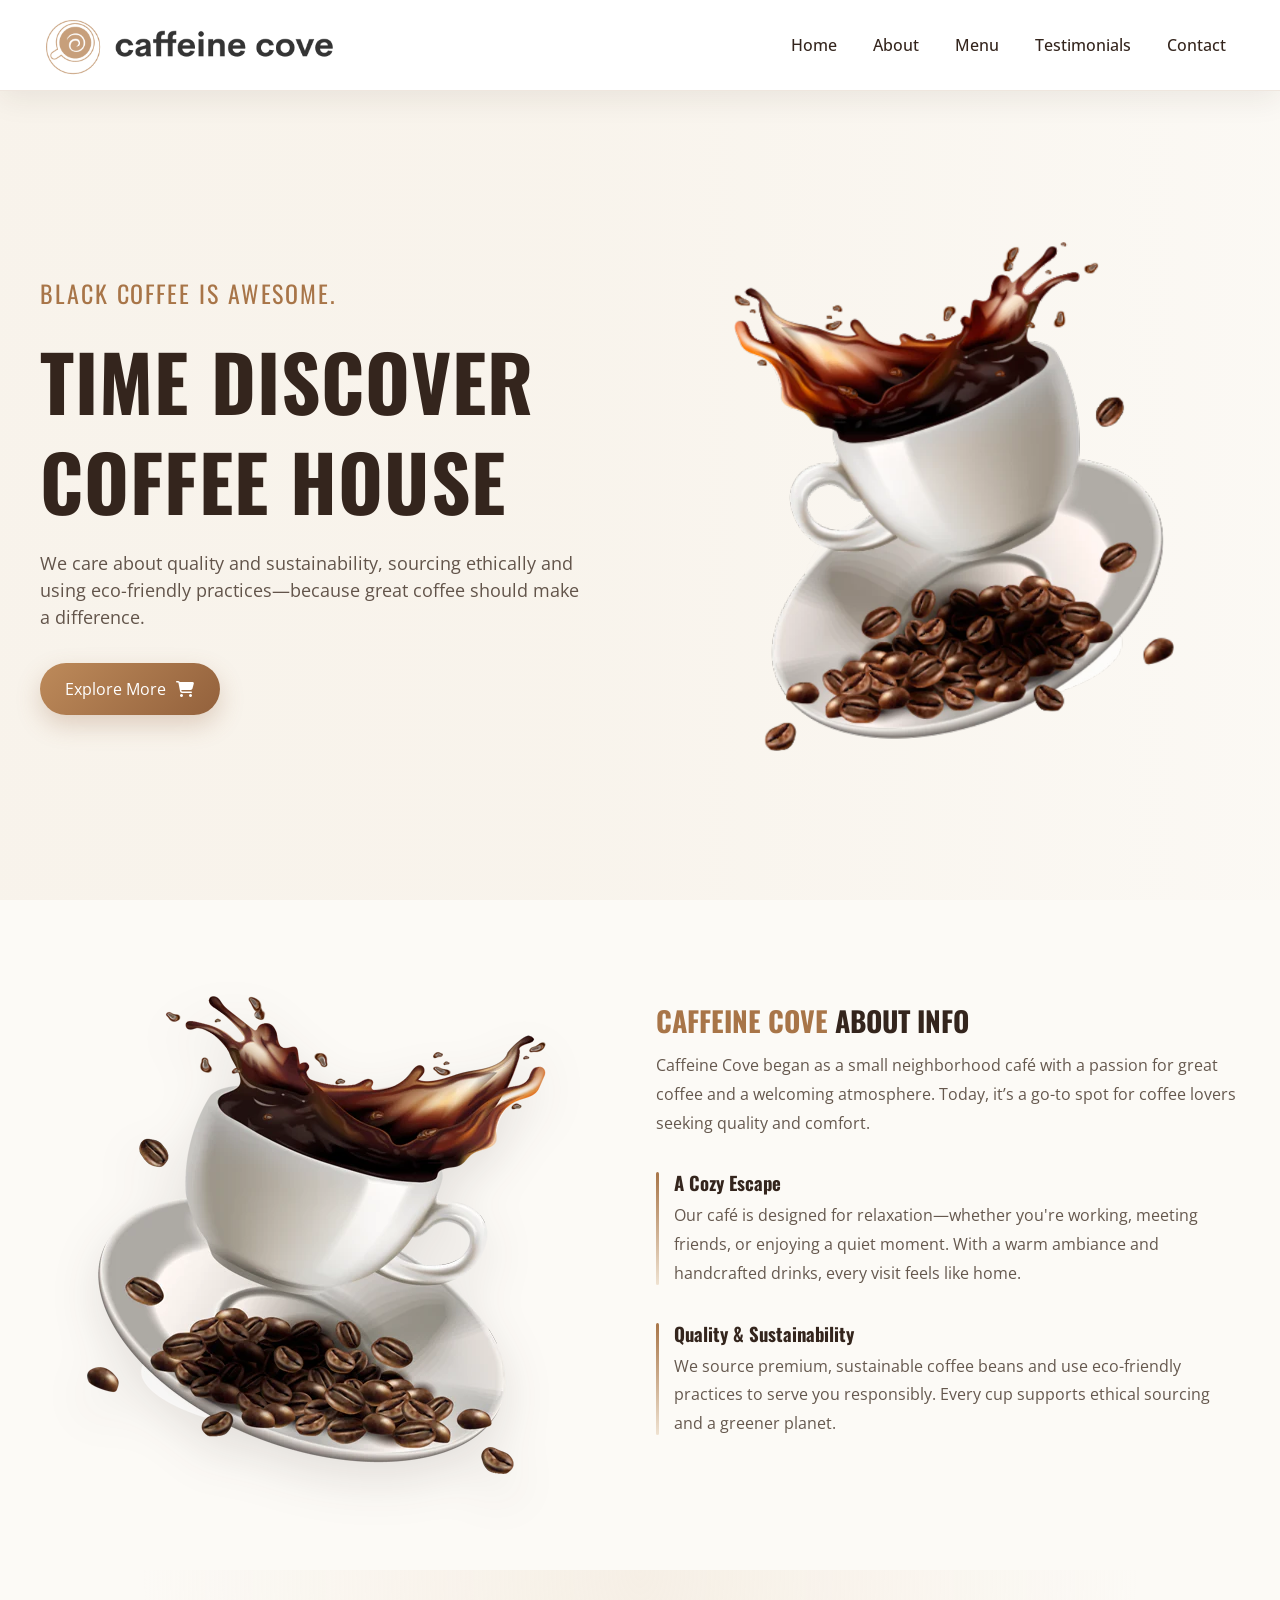
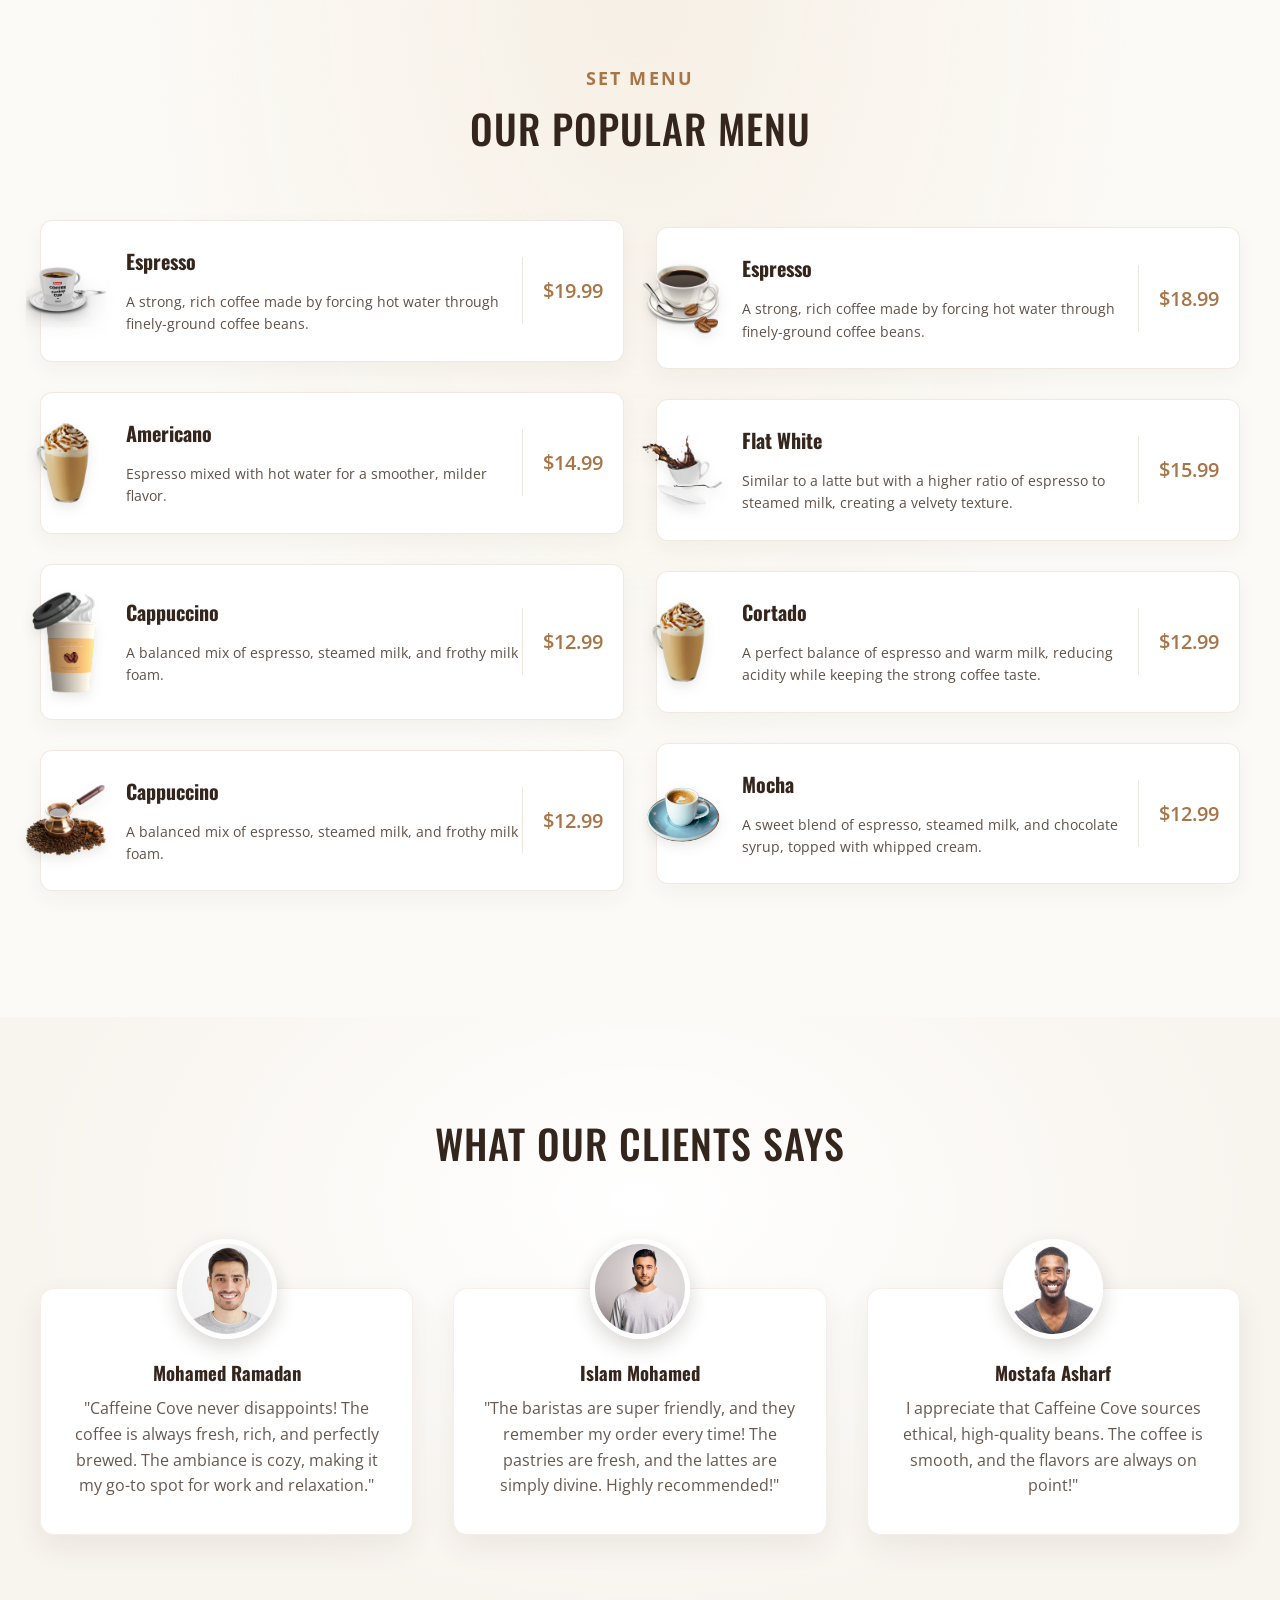
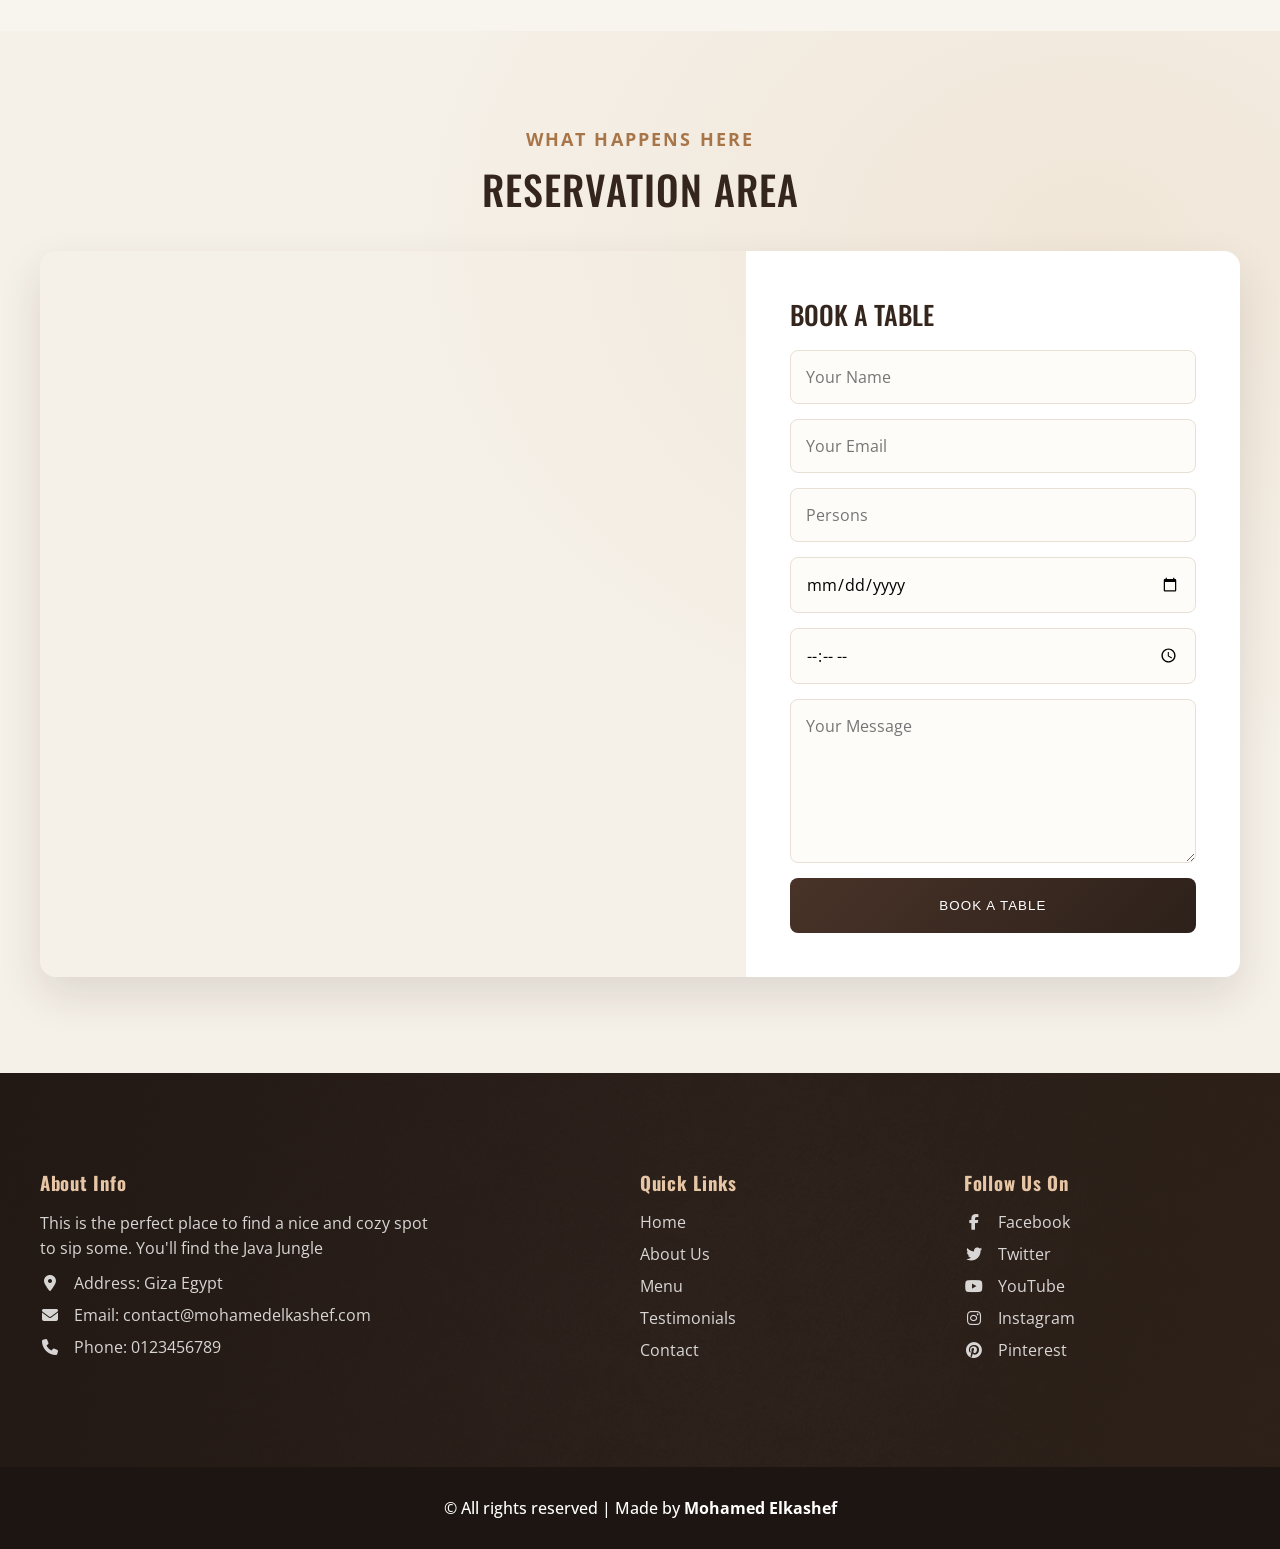
<file: index.html>
<html lang="en">
  <head>
    <meta charset="UTF-8" />
    <meta name="viewport" content="width=device-width, initial-scale=1.0" />
    <title>Caffeine Cove</title>
    <!-- Style -->
    <link rel="stylesheet" href="css/style.css" />
    <link rel="stylesheet" href="css/all.min.css" />
    <!-- Fontawesome -->
    <link
      rel="stylesheet"
      href="https://cdnjs.cloudflare.com/ajax/libs/font-awesome/6.7.2/css/all.min.css"
      integrity="sha512-Evv84Mr4kqVGRNSgIGL/F/aIDqQb7xQ2vcrdIwxfjThSH8CSR7PBEakCr51Ck+w+/U6swU2Im1vVX0SVk9ABhg=="
      crossorigin="anonymous"
      referrerpolicy="no-referrer"
    />
    <!-- favicon -->
    <link rel="shortcut icon" href="./imgs/favicon.ico" type="image/x-icon" />
  </head>

  <body>
    <!-- Header Start -->
    <header id="header">
      <nav class="navbar">
        <a href="#home"
          ><img src="./imgs/logo.png" alt="Caffeine Cove" class="logo"
        /></a>
        <button
          class="menu-toggle"
          type="button"
          aria-label="Open navigation menu"
          aria-expanded="false"
          aria-controls="primary-navigation"
        >
          <span></span>
          <span></span>
          <span></span>
        </button>
        <ul id="primary-navigation">
          <li><a href="#home">Home</a></li>
          <li><a href="#about">About</a></li>
          <li><a href="#menu">Menu</a></li>
          <li><a href="#testimonials">Testimonials</a></li>
          <li><a href="#contact">Contact</a></li>
        </ul>
      </nav>
    </header>
    <!-- Header End -->
    <!-- main start -->
    <main>
      <!-- Home Start -->
      <section id="home">
        <div class="container">
          <div class="home-content">
            <div class="content-text">
              <h3>Black coffee is awesome.</h3>
              <h1>TIME DISCOVER COFFEE HOUSE</h1>
              <p>
                We care about quality and sustainability, sourcing ethically and
                using eco-friendly practices—because great coffee should make a
                difference.
              </p>
              <a href="#" class="btn"
                >Explore More <i class="fa-solid fa-cart-shopping"></i
              ></a>
            </div>
            <img src="./imgs/coffee-home.png" alt="Coffee Home" />
          </div>
        </div>
      </section>
      <!-- Home End -->
      <!-- About Start -->
      <section id="about">
        <div class="container">
          <div class="row">
            <img src="./imgs/about-img.png" alt="Coffee" />
            <div class="about-content">
              <h2>
                <span class="text-primary">Caffeine Cove</span> About Info
              </h2>
              <p>
                Caffeine Cove began as a small neighborhood café with a passion
                for great coffee and a welcoming atmosphere. Today, it’s a go-to
                spot for coffee lovers seeking quality and comfort.
              </p>
              <div class="item">
                <h3>A Cozy Escape</h3>
                <p>
                  Our café is designed for relaxation—whether you're working,
                  meeting friends, or enjoying a quiet moment. With a warm
                  ambiance and handcrafted drinks, every visit feels like home.
                </p>
              </div>
              <div class="item">
                <h3>Quality &amp; Sustainability</h3>
                <p>
                  We source premium, sustainable coffee beans and use
                  eco-friendly practices to serve you responsibly. Every cup
                  supports ethical sourcing and a greener planet.
                </p>
              </div>
            </div>
          </div>
        </div>
      </section>
      <!-- About End -->
      <!-- Menu Start -->
      <section id="menu">
        <div class="container">
          <div class="heading">
            <span class="text-primary">Set Menu</span>
            <h2>Our Popular Menu</h2>
          </div>
          <div class="row">
            <div class="col">
              <!-- Item 1 -->
              <div class="item">
                <img src="./imgs/menu-1.png" alt="Espresso" />
                <div class="details">
                  <h3>Espresso</h3>
                  <p>
                    A strong, rich coffee made by forcing hot water through
                    finely-ground coffee beans.
                  </p>
                </div>
                <div class="price">
                  <p class="text-primary">$19.99</p>
                </div>
              </div>
              <!-- Item 2 -->
              <div class="item">
                <img src="./imgs/menu-2.png" alt="Americano" />
                <div class="details">
                  <h3>Americano</h3>
                  <p>
                    Espresso mixed with hot water for a smoother, milder flavor.
                  </p>
                </div>
                <div class="price">
                  <p class="text-primary">$14.99</p>
                </div>
              </div>
              <!-- Item 3 -->
              <div class="item">
                <img src="./imgs/menu-3.png" alt="Cappuccino" />
                <div class="details">
                  <h3>Cappuccino</h3>
                  <p>
                    A balanced mix of espresso, steamed milk, and frothy milk
                    foam.
                  </p>
                </div>
                <div class="price">
                  <p class="text-primary">$12.99</p>
                </div>
              </div>
              <!-- Item 4 -->
              <div class="item">
                <img src="./imgs/menu-4.png" alt="Cappuccino" />
                <div class="details">
                  <h3>Cappuccino</h3>
                  <p>
                    A balanced mix of espresso, steamed milk, and frothy milk
                    foam.
                  </p>
                </div>
                <div class="price">
                  <p class="text-primary">$12.99</p>
                </div>
              </div>
            </div>
            <div class="col">
              <!-- Item 5 -->
              <div class="item">
                <img src="./imgs/menu-5.png" alt="Espresso" />
                <div class="details">
                  <h3>Espresso</h3>
                  <p>
                    A strong, rich coffee made by forcing hot water through
                    finely-ground coffee beans.
                  </p>
                </div>
                <div class="price">
                  <p class="text-primary">$18.99</p>
                </div>
              </div>
              <!-- Item 6 -->
              <div class="item">
                <img src="./imgs/menu-6.png" alt="Flat White" />
                <div class="details">
                  <h3>Flat White</h3>
                  <p>
                    Similar to a latte but with a higher ratio of espresso to
                    steamed milk, creating a velvety texture.
                  </p>
                </div>
                <div class="price">
                  <p class="text-primary">$15.99</p>
                </div>
              </div>
              <!-- Item 7 -->
              <div class="item">
                <img src="./imgs/menu-7.png" alt="Cortado" />
                <div class="details">
                  <h3>Cortado</h3>
                  <p>
                    A perfect balance of espresso and warm milk, reducing
                    acidity while keeping the strong coffee taste.
                  </p>
                </div>
                <div class="price">
                  <p class="text-primary">$12.99</p>
                </div>
              </div>
              <!-- Item 8 -->
              <div class="item">
                <img src="./imgs/menu-8.png" alt="Mocha" />
                <div class="details">
                  <h3>Mocha</h3>
                  <p>
                    A sweet blend of espresso, steamed milk, and chocolate
                    syrup, topped with whipped cream.
                  </p>
                </div>
                <div class="price">
                  <p class="text-primary">$12.99</p>
                </div>
              </div>
            </div>
          </div>
        </div>
      </section>
      <!-- Menu End -->
      <!-- Testimonials Start -->
      <section id="testimonials">
        <div class="container">
          <div class="heading">
            <h2>What our Clients says</h2>
          </div>
          <div class="row">
            <div class="item">
              <img src="./imgs/person1.jpg" alt="Mohamed Ramadan" />
              <h3>Mohamed Ramadan</h3>
              <p>
                "Caffeine Cove never disappoints! The coffee is always fresh,
                rich, and perfectly brewed. The ambiance is cozy, making it my
                go-to spot for work and relaxation."
              </p>
            </div>
            <div class="item">
              <img src="./imgs/person2.jpg" alt="Islam Mohamed" />
              <h3>Islam Mohamed</h3>
              <p>
                "The baristas are super friendly, and they remember my order
                every time! The pastries are fresh, and the lattes are simply
                divine. Highly recommended!"
              </p>
            </div>
            <div class="item">
              <img src="./imgs/person3.jpg" alt="Mostafa Asharf" />
              <h3>Mostafa Asharf</h3>
              <p>
                I appreciate that Caffeine Cove sources ethical, high-quality
                beans. The coffee is smooth, and the flavors are always on
                point!"
              </p>
            </div>
          </div>
        </div>
      </section>
      <!-- Testimonials End -->
      <!-- Contact Start -->
      <section id="contact">
        <div class="container">
          <div class="heading">
            <span class="text-primary">What Happens Here</span>
            <h2>Reservation Area</h2>
          </div>
          <div class="row">
            <div class="map">
              <iframe
                src="https://www.google.com/maps/embed?pb=!1m18!1m12!1m3!1d3455.556677891655!2d30.963661175679626!3d29.992168121045516!2m3!1f0!2f0!3f0!3m2!1i1024!2i768!4f13.1!3m3!1m2!1s0x1458515d16d76c79%3A0x8dbe178d1a25b837!2sCosta%20Coffee!5e0!3m2!1sen!2seg!4v1741204992855!5m2!1sen!2seg"
                width="600"
                height="450"
                style="border: 0"
                allowfullscreen=""
                loading="lazy"
                referrerpolicy="no-referrer-when-downgrade"
              ></iframe>
            </div>
            <div class="contact-content">
              <h3>Book a Table</h3>
              <form>
                <input
                  type="text"
                  name="name"
                  id="name"
                  placeholder="Your Name"
                />
                <input
                  type="email"
                  name="email"
                  id="email"
                  placeholder="Your Email"
                />
                <input
                  type="number"
                  name="persons"
                  id="persons"
                  placeholder="Persons"
                />
                <input type="date" name="date" id="date" />
                <input type="time" name="time" id="time" />
                <textarea
                  name="message"
                  id="message"
                  placeholder="Your Message"
                  rows="6"
                ></textarea>
                <button type="submit" class="btn-submit">Book a Table</button>
              </form>
            </div>
          </div>
        </div>
      </section>
      <!-- Contact End -->
    </main>
    <!-- main end -->
    <!-- Footer Start -->
    <footer id="footer">
      <div class="footer-top">
        <div class="container">
          <div class="row">
            <div class="col">
              <h3>About Info</h3>
              <p>
                This is the perfect place to find a nice and cozy spot to sip
                some. You'll find the Java Jungle
              </p>
              <ul>
                <li>
                  <i class="fa-solid fa-location-dot"></i> Address: Giza Egypt
                </li>
                <li>
                  <i class="fa-solid fa-envelope"></i> Email:
                  contact@mohamedelkashef.com
                </li>
                <li><i class="fa-solid fa-phone"></i> Phone: 0123456789</li>
              </ul>
            </div>
            <div class="col">
              <h3>Quick Links</h3>
              <ul>
                <li><a href="#home">Home</a></li>
                <li><a href="#about">About Us</a></li>
                <li><a href="#menu">Menu</a></li>
                <li><a href="#testimonials">Testimonials</a></li>
                <li><a href="#contact">Contact</a></li>
              </ul>
            </div>
            <div class="col">
              <h3>Follow Us On</h3>
              <ul>
                <li>
                  <a href="#"
                    ><i class="fa-brands fa-facebook-f"></i> Facebook</a
                  >
                </li>
                <li>
                  <a href="#"><i class="fa-brands fa-twitter"></i> Twitter</a>
                </li>
                <li>
                  <a href="#"><i class="fa-brands fa-youtube"></i> YouTube</a>
                </li>
                <li>
                  <a href="#"
                    ><i class="fa-brands fa-instagram"></i> Instagram</a
                  >
                </li>
                <li>
                  <a href="#"
                    ><i class="fa-brands fa-pinterest"></i> Pinterest</a
                  >
                </li>
              </ul>
            </div>
          </div>
        </div>
      </div>
      <div class="copyright">
        <p>
          © All rights reserved | Made by
          <strong
            ><a href="https://mohamedelkashef.com" target="_blank"
              >Mohamed Elkashef</a
            ></strong
          >
        </p>
      </div>
    </footer>
    <!-- Footer End -->
    <script src="./js/main.js"></script>
  </body>
</html>
</file>
<file: css/style.css>
@import url("https://fonts.googleapis.com/css2?family=Open+Sans:ital,wght@0,300..800;1,300..800&family=Oswald:wght@200..700&display=swap");

* {
  margin: 0;
  padding: 0;
  box-sizing: border-box;
}

:root {
  --bg-color: #f1f1f1;
  --bg-secondary: #fbfbfb;
  --dark-gray: #333;
  --light-brown: #c7a17a;
  --black: #1f2226;
}

body {
  font-family: "Open Sans", serif;
  overflow-x: hidden;
}

html {
  scroll-behavior: smooth;
  scroll-padding-top: 100px;
}

img {
  max-width: 100%;
}

h1,
h2,
h3 {
  font-family: "Oswald", serif;
  color: var(--dark-gray);
}

ul {
  list-style: none;
}

a {
  text-decoration: none;
}

/* utility classes */
.container {
  max-width: 1200px;
  width: calc(100% - 40px);
  margin: auto;
}

.text-primary {
  color: var(--light-brown);
}

.heading {
  text-align: center;
}

.heading span {
  font-size: 18px;
}

.heading h2 {
  font-size: clamp(30px, 4vw, 40px);
  font-weight: 500;
  text-transform: uppercase;
}

/* Header Start */
#header {
  position: fixed;
  z-index: 1000;
  top: 0;
  left: 0;
  background-color: rgba(255, 255, 255, 0.96);
  box-shadow: 0 4px 18px rgba(31, 34, 38, 0.07);
  width: 100%;
  border-bottom: 1px solid rgba(204, 204, 204, 0.7);
  padding: 0 20px;
  backdrop-filter: blur(12px);
}

#header .navbar {
  display: flex;
  justify-content: space-between;
  align-items: center;
  max-width: 1200px;
  margin: auto;
  height: 90px;
}

#header .navbar .logo {
  width: min(300px, 100%);
  display: block;
}

#header .navbar ul {
  display: flex;
  align-items: center;
  gap: 8px;
}

#header .navbar ul li a {
  position: relative;
  display: block;
  color: var(--dark-gray);
  font-size: 16px;
  padding: 12px 14px;
  font-weight: 500;
  transition: color 0.25s ease, background-color 0.25s ease;
  border-radius: 24px;
}

#header .navbar ul li a:hover,
#header .navbar ul li a:focus-visible {
  color: var(--light-brown);
  background-color: rgba(199, 161, 122, 0.1);
}

#header .navbar .menu-toggle {
  display: none;
  border: 0;
  background: transparent;
  color: var(--dark-gray);
  cursor: pointer;
}
/* Header End */
/* Home Start */
#home {
  background: url("../imgs/home-bg.png") center / cover no-repeat;
  background-color: var(--bg-color);
}

#home .home-content {
  display: grid;
  grid-template-columns: minmax(0, 1fr) minmax(0, 1fr);
  min-height: 100vh;
  gap: 3rem;
  align-items: center;
  padding-top: 90px;
}

#home .home-content .content-text h3 {
  font-size: 24px;
  font-weight: 400;
}

#home .home-content .content-text h1 {
  font-size: clamp(42px, 6vw, 80px);
  margin: 20px 0;
  line-height: 1.3;
}

#home .home-content .content-text p {
  font-size: 18px;
  line-height: 1.5;
}

#home .home-content .content-text .btn {
  display: inline-block;
  margin-top: 2rem;
  background-color: var(--light-brown);
  color: #fff;
  padding: 15px 25px;
  border-radius: 30px;
  transition: all 0.3s ease;
}

#home .home-content .content-text .btn:hover {
  background-color: var(--dark-gray);
}

#home .home-content .content-text .btn i {
  margin-left: 5px;
}

#home .home-content img {
  display: block;
  width: 100%;
}
/* Home End */
/* About Start */
#about,
#menu,
#testimonials,
#contact,
#footer .footer-top {
  padding: 6rem 0;
}

#about .row {
  display: grid;
  grid-template-columns: minmax(0, 1fr) minmax(0, 1fr);
  gap: 2rem;
  align-items: center;
}

#about .row .about-content h2 {
  text-transform: uppercase;
  font-size: 28px;
  margin-bottom: 10px;
}

#about .row .about-content .item {
  margin: 2rem 0;
}

#about .row .about-content .item h3 {
  margin-bottom: 5px;
}
/* About End */
/* Menu Start */
#menu {
  background-color: var(--bg-secondary);
}

#menu .row {
  display: grid;
  grid-template-columns: minmax(0, 1fr) minmax(0, 1fr);
  margin-top: 2rem;
  gap: 2rem;
  align-items: center;
}

#menu .row .col .item {
  display: flex;
  min-width: 0;
  justify-content: space-between;
  align-items: center;
  margin: 30px 0;
  border: 1px solid #ddd;
  padding: 25px 20px;
}

#menu .row .col .item img {
  flex: 0 0 80px;
  width: 80px;
  margin-left: -35px;
}

#menu .row .col .item .details {
  flex: 1;
  min-width: 0;
  margin-left: 20px;
}

#menu .row .col .item .details h3,
#menu .row .col .item .details p {
  overflow-wrap: anywhere;
}

#menu .row .col .item .details h3 {
  font-size: 20px;
  margin-bottom: 15px;
}

#menu .row .col .item .details p {
  font-size: 14px;
  line-height: 1.6;
}

#menu .row .col .item .price {
  border-left: 1px solid #eee;
  padding: 20px 0 20px 20px;
  margin: auto;
}

#menu .row .col .item .price p {
  font-size: 20px;
  font-weight: 600;
}
/* Menu End */
/* Testimonials Start */
#testimonials .row {
  display: grid;
  grid-template-columns: repeat(3, 1fr);
  margin-top: 5rem;
  gap: 2.5rem;
}

#testimonials .row .item {
  background-color: var(--bg-color);
  text-align: center;
  margin-top: 35px;
  padding: 25px 25px 35px;
}

#testimonials .row .item img {
  width: 100px;
  height: 100px;
  object-fit: cover;
  border-radius: 50%;
  border: 5px solid #fff;
  margin-top: -75px;
  box-shadow: 2px 2px 5px rgba(0, 0, 0, 0.5);
}

#testimonials .row .item h3 {
  margin: 20px 0 10px;
}

#testimonials .row .item p {
  line-height: 1.6;
}
/* Testimonials End */
/* Contact Start */
#contact {
  background-color: var(--bg-color);
}

#contact .row {
  display: grid;
  grid-template-columns: minmax(0, 2fr) minmax(0, 1.4fr);
  margin-top: 2rem;
}

#contact .row .contact-content {
  background-color: #fff;
  padding: 2.5rem;
}

#contact .row .contact-content h3 {
  font-size: 26px;
  text-transform: uppercase;
  font-weight: 500;
}

#contact .row .contact-content form input,
#contact .row .contact-content form textarea {
  display: block;
  width: 100%;
  margin: 15px 0;
  padding: 15px;
  border: 1px solid #ccc;
}

#contact .row .contact-content form .btn-submit {
  background-color: var(--black);
  width: 100%;
  color: #fff;
  padding: 20px;
  text-transform: uppercase;
  cursor: pointer;
  border: none;
  transition: all 0.3s ease;
}

#contact .row .contact-content form .btn-submit:hover {
  background-color: var(--light-brown);
}

#contact .map iframe {
  display: block;
  width: 100%;
  height: 100%;
  min-height: 320px;
}

/* Contact End */
/* Footer Start */
#footer .footer-top {
  background: url("../imgs/footer-bg.png") center / cover no-repeat;
  color: #fff;
}

#footer .footer-top .row {
  display: grid;
  grid-template-columns: 2fr 1fr 1fr;
  gap: 3rem;
}

#footer .footer-top .row .col h3 {
  color: #fff;
  margin-bottom: 15px;
}

#footer .footer-top .row .col p {
  max-width: 400px;
  width: 100%;
  line-height: 1.6;
}

#footer .footer-top .row .col ul li {
  margin: 10px 0;
  overflow-wrap: anywhere;
}
#footer .footer-top .row .col ul li i {
  margin-right: 10px;
}

#footer .footer-top .row .col ul li a {
  color: #fff;
}

#footer .copyright {
  background-color: var(--dark-gray);
  padding: 30px 0;
  text-align: center;
  color: #fff;
}

#footer .copyright p {
  font-weight: 500;
}

#footer .copyright p a {
  color: #fff;
  transition: all 0.3s ease;
}

#footer .copyright p a:hover {
  color: var(--light-brown);
}
/* Footer End */

@media (max-width: 1024px) {
  #header .navbar .logo {
    width: 240px;
  }

  #header .navbar ul li a {
    font-size: 16px;
    padding: 10px;
  }

  #home .home-content {
    gap: 2rem;
  }

  #home .home-content .content-text h1 {
    font-size: clamp(42px, 6vw, 64px);
  }

  #menu .row .col .item {
    padding: 20px 14px;
  }

  #menu .row .col .item img {
    flex-basis: 64px;
    width: 64px;
    margin-left: -20px;
  }

  #menu .row .col .item .details {
    margin-left: 12px;
  }

  #menu .row .col .item .price {
    padding-left: 12px;
  }
}

@media (max-width: 768px) {
  #header {
    padding: 0 16px;
  }

  #header .navbar {
    position: relative;
    height: 72px;
    flex-direction: row;
  }

  #header .navbar .logo {
    width: 180px;
  }

  #header .navbar .menu-toggle {
    display: flex;
    width: 44px;
    height: 44px;
    flex-direction: column;
    align-items: center;
    justify-content: center;
    gap: 5px;
    border-radius: 50%;
    transition: background-color 0.25s ease;
  }

  #header .navbar .menu-toggle:hover,
  #header .navbar .menu-toggle:focus-visible {
    background-color: rgba(199, 161, 122, 0.12);
  }

  #header .navbar .menu-toggle span {
    width: 21px;
    height: 2px;
    border-radius: 2px;
    background-color: currentColor;
    transition: transform 0.25s ease, opacity 0.25s ease;
  }

  #header .navbar .menu-toggle[aria-expanded="true"] span:first-child {
    transform: translateY(7px) rotate(45deg);
  }

  #header .navbar .menu-toggle[aria-expanded="true"] span:nth-child(2) {
    opacity: 0;
  }

  #header .navbar .menu-toggle[aria-expanded="true"] span:last-child {
    transform: translateY(-7px) rotate(-45deg);
  }

  #header .navbar ul {
    position: absolute;
    top: calc(100% - 1px);
    left: -16px;
    right: -16px;
    display: flex;
    flex-direction: column;
    align-items: stretch;
    gap: 4px;
    padding: 0 20px;
    max-height: 0;
    overflow: hidden;
    visibility: hidden;
    background-color: rgba(255, 255, 255, 0.98);
    box-shadow: 0 12px 18px rgba(31, 34, 38, 0.08);
    transition: max-height 0.3s ease, padding 0.3s ease, visibility 0.3s;
  }

  #header .navbar ul.is-open {
    max-height: 360px;
    padding: 12px 20px 20px;
    visibility: visible;
  }

  #header .navbar ul li a {
    display: block;
    font-size: 14px;
    padding: 12px 14px;
    border-radius: 8px;
  }

  #home .home-content {
    grid-template-columns: minmax(0, 1fr);
    min-height: 100vh;
    padding: 150px 0 40px;
    text-align: center;
  }

  #home .home-content .content-text h1 {
    font-size: clamp(40px, 9vw, 58px);
  }

  #home .home-content img {
    width: min(500px, 100%);
    margin: 0 auto;
  }

  #about,
  #menu,
  #testimonials,
  #contact,
  #footer .footer-top {
    padding: 4rem 0;
  }

  #about .row,
  #menu .row {
    grid-template-columns: minmax(0, 1fr);
    gap: 1rem;
  }

  #about .row > img {
    width: min(600px, 100%);
    margin: 0 auto;
  }

  #testimonials .row {
    grid-template-columns: repeat(2, minmax(0, 1fr));
    gap: 3rem 1.5rem;
  }

  #contact .row {
    grid-template-columns: minmax(0, 1fr);
  }

  #contact .map iframe {
    min-height: 350px;
  }

  #contact .row .contact-content {
    padding: 2rem;
  }

  #footer .footer-top .row {
    grid-template-columns: repeat(2, minmax(0, 1fr));
    gap: 2rem;
  }
}

@media (max-width: 480px) {
  .container {
    width: calc(100% - 32px);
  }

  .heading span {
    font-size: 16px;
  }

  #header .navbar .logo {
    width: 165px;
  }

  #home .home-content {
    padding-top: 165px;
  }

  #home .home-content .content-text h3 {
    font-size: 20px;
  }

  #home .home-content .content-text h1 {
    font-size: clamp(36px, 11vw, 48px);
  }

  #home .home-content .content-text p {
    font-size: 16px;
  }

  #menu .row .col .item {
    padding: 16px 12px;
  }

  #menu .row .col .item img {
    flex-basis: 44px;
    width: 44px;
    margin-left: -8px;
  }

  #menu .row .col .item .details {
    margin-left: 8px;
  }

  #menu .row .col .item .details h3 {
    font-size: 16px;
    margin-bottom: 8px;
  }

  #menu .row .col .item .details p {
    font-size: 12px;
  }

  #menu .row .col .item .price {
    padding-left: 8px;
  }

  #menu .row .col .item .price p {
    font-size: 14px;
  }

  #testimonials .row {
    grid-template-columns: minmax(0, 1fr);
  }

  #contact .row .contact-content {
    padding: 1.5rem;
  }

  #contact .map iframe {
    min-height: 280px;
  }

  #footer .footer-top .row {
    grid-template-columns: minmax(0, 1fr);
  }

  #footer .copyright {
    padding: 24px 16px;
  }
}

@media (prefers-reduced-motion: reduce) {
  html {
    scroll-behavior: auto;
  }

  *,
  *::before,
  *::after {
    scroll-behavior: auto !important;
    transition-duration: 0.01ms !important;
  }
}

/* Cafe-inspired visual polish */
:root {
  --bg-color: #f5f0e8;
  --bg-secondary: #fcfaf6;
  --dark-gray: #34251d;
  --light-brown: #a87548;
  --black: #241a15;
  --coffee-cream: #efe2d1;
}

body {
  color: #5e5148;
  background-color: #fcfaf6;
}

#header {
  border-bottom-color: rgba(168, 117, 72, 0.18);
  box-shadow: 0 8px 30px rgba(52, 37, 29, 0.08);
}

#header .navbar ul li a:hover,
#header .navbar ul li a:focus-visible {
  background-color: rgba(168, 117, 72, 0.1);
}

#home {
  position: relative;
  background:
    linear-gradient(
      90deg,
      rgba(248, 243, 235, 0.98) 0%,
      rgba(248, 243, 235, 0.92) 43%,
      rgba(248, 243, 235, 0.18) 100%
    ),
    url("../imgs/home-bg.png") center / cover no-repeat;
}

#home .home-content {
  position: relative;
  z-index: 1;
}

#home .home-content .content-text h3 {
  color: var(--light-brown);
  letter-spacing: 0.08em;
  text-transform: uppercase;
}

#home .home-content .content-text h1 {
  color: var(--dark-gray);
  letter-spacing: 0.015em;
}

#home .home-content .content-text p {
  max-width: 540px;
  color: #62544a;
}

#home .home-content .content-text .btn {
  background: linear-gradient(135deg, #bd8a5a, #93613c);
  box-shadow: 0 10px 24px rgba(147, 97, 60, 0.25);
}

#home .home-content .content-text .btn:hover {
  background: linear-gradient(135deg, #493328, #2d211b);
  box-shadow: 0 12px 26px rgba(52, 37, 29, 0.24);
  transform: translateY(-2px);
}

.heading span {
  display: inline-block;
  margin-bottom: 8px;
  color: var(--light-brown);
  font-weight: 700;
  letter-spacing: 0.12em;
  text-transform: uppercase;
}

.heading h2 {
  color: var(--dark-gray);
  letter-spacing: 0.025em;
}

#about .row > img {
  border-radius: 12px 72px 12px 12px;
  filter: drop-shadow(0 18px 24px rgba(52, 37, 29, 0.12));
}

#about .row .about-content > p,
#about .row .about-content .item p {
  color: #65584e;
  line-height: 1.8;
}

#about .row .about-content .item {
  position: relative;
  padding-left: 18px;
}

#about .row .about-content .item::before {
  position: absolute;
  top: 3px;
  bottom: 3px;
  left: 0;
  width: 3px;
  border-radius: 3px;
  background: linear-gradient(var(--light-brown), var(--coffee-cream));
  content: "";
}

#menu {
  background:
    radial-gradient(ellipse at 50% 0, rgba(239, 226, 209, 0.45), transparent 55%),
    var(--bg-secondary);
}

#menu .row .col .item {
  border: 1px solid rgba(168, 117, 72, 0.16);
  border-radius: 12px;
  background-color: #fff;
  box-shadow: 0 8px 22px rgba(52, 37, 29, 0.045);
  transition: transform 0.25s ease, box-shadow 0.25s ease, border-color 0.25s ease;
}

#menu .row .col .item:hover {
  transform: translateY(-4px);
  border-color: rgba(168, 117, 72, 0.38);
  box-shadow: 0 14px 28px rgba(52, 37, 29, 0.1);
}

#menu .row .col .item img {
  filter: drop-shadow(0 5px 6px rgba(52, 37, 29, 0.1));
  transition: transform 0.25s ease;
}

#menu .row .col .item:hover img {
  transform: scale(1.06) rotate(-3deg);
}

#menu .row .col .item .details h3 {
  color: var(--dark-gray);
}

#menu .row .col .item .price {
  border-left-color: rgba(168, 117, 72, 0.18);
}

#testimonials {
  background:
    radial-gradient(ellipse at 50% 30%, #fff, transparent 70%),
    #f8f4ee;
}

#testimonials .row .item {
  border: 1px solid rgba(168, 117, 72, 0.12);
  border-radius: 14px;
  background: #fff;
  box-shadow: 0 12px 30px rgba(52, 37, 29, 0.07);
  transition: transform 0.25s ease, box-shadow 0.25s ease;
}

#testimonials .row .item:hover {
  transform: translateY(-5px);
  box-shadow: 0 18px 36px rgba(52, 37, 29, 0.12);
}

#testimonials .row .item img {
  border: 5px solid #fff;
  box-shadow: 0 8px 20px rgba(52, 37, 29, 0.18);
}

#testimonials .row .item h3 {
  color: var(--dark-gray);
}

#testimonials .row .item p {
  color: #65584e;
}

#contact {
  background:
    radial-gradient(ellipse at 85% 20%, rgba(239, 226, 209, 0.7), transparent 45%),
    #f5f0e8;
}

#contact .row {
  overflow: hidden;
  border-radius: 16px;
  box-shadow: 0 18px 44px rgba(52, 37, 29, 0.12);
}

#contact .row .contact-content {
  padding: clamp(1.5rem, 4vw, 2.75rem);
}

#contact .row .contact-content h3 {
  margin-bottom: 1rem;
  color: var(--dark-gray);
}

#contact .row .contact-content form input,
#contact .row .contact-content form textarea {
  border: 1px solid #e8dfd5;
  border-radius: 8px;
  background-color: #fdfcf9;
  font: inherit;
  transition: border-color 0.2s ease, box-shadow 0.2s ease;
}

#contact .row .contact-content form input:focus,
#contact .row .contact-content form textarea:focus {
  outline: none;
  border-color: var(--light-brown);
  box-shadow: 0 0 0 3px rgba(168, 117, 72, 0.13);
}

#contact .row .contact-content form .btn-submit {
  border-radius: 8px;
  background: linear-gradient(135deg, #493328, #2d211b);
  letter-spacing: 0.08em;
}

#contact .row .contact-content form .btn-submit:hover {
  background: linear-gradient(135deg, #bd8a5a, #93613c);
}

#contact .map iframe {
  min-height: 100%;
}

#footer .footer-top {
  background:
    linear-gradient(105deg, rgba(36, 26, 21, 0.96), rgba(52, 37, 29, 0.84)),
    url("../imgs/footer-bg.png") center / cover no-repeat;
}

#footer .footer-top .row .col h3 {
  color: #e6c6a4;
  letter-spacing: 0.04em;
}

#footer .footer-top .row .col ul li a,
#footer .footer-top .row .col p,
#footer .footer-top .row .col ul li {
  color: rgba(255, 255, 255, 0.82);
}

#footer .footer-top .row .col ul li a:hover {
  color: #e6c6a4;
}

#footer .copyright {
  background-color: #1d1511;
}

@media (max-width: 768px) {
  #home {
    background:
      linear-gradient(rgba(248, 243, 235, 0.88), rgba(248, 243, 235, 0.88)),
      url("../imgs/home-bg.png") center / cover no-repeat;
  }

  #home .home-content .content-text p {
    margin: 0 auto;
  }

  #about .row > img {
    border-radius: 12px 52px 12px 12px;
  }
}

@media (prefers-reduced-motion: reduce) {
  #home .home-content .content-text .btn:hover,
  #menu .row .col .item:hover,
  #testimonials .row .item:hover {
    transform: none;
  }
}
</file>
